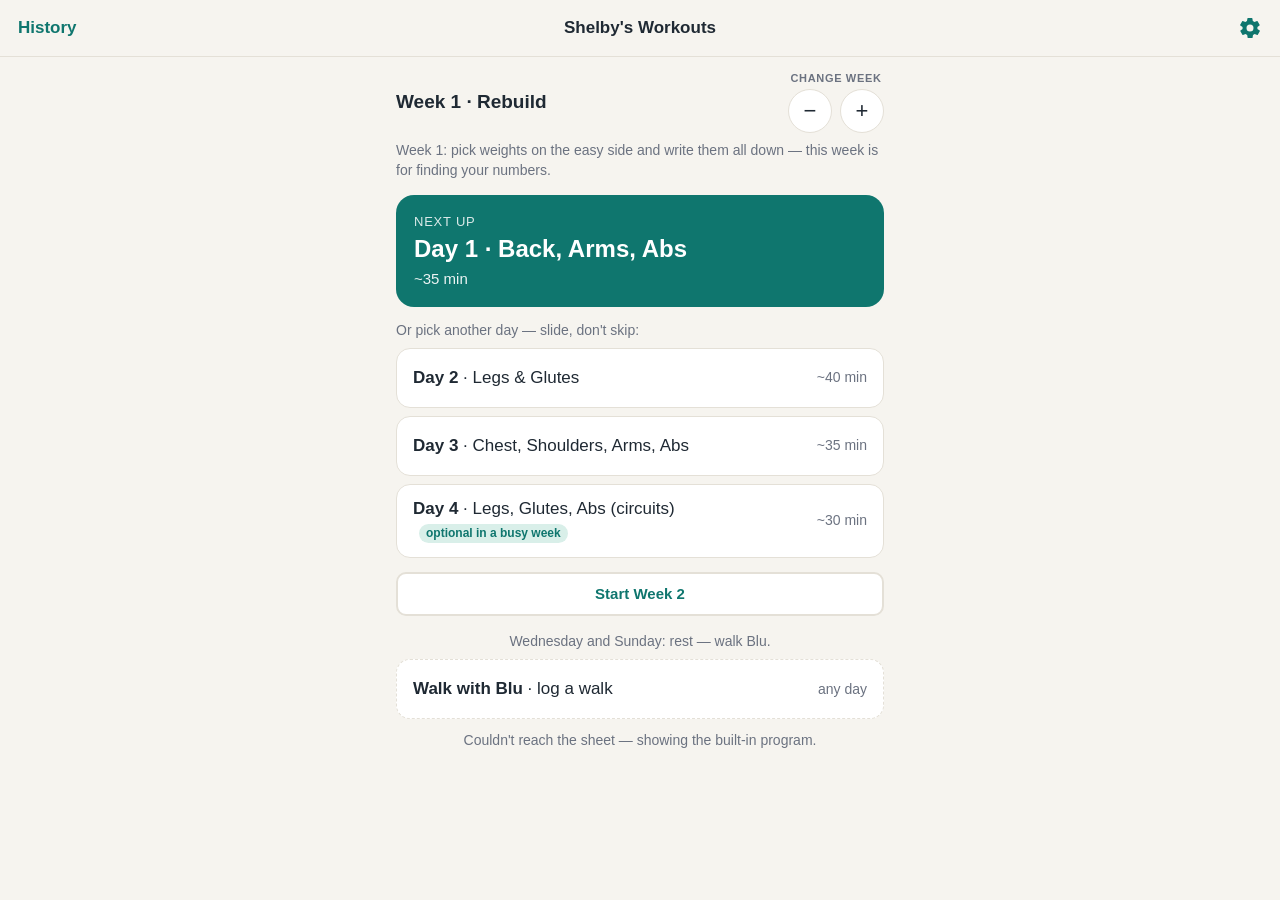
<file: index.html>
<!doctype html>
<html lang="en">
<head>
  <meta charset="utf-8">
  <meta name="viewport" content="width=device-width, initial-scale=1, maximum-scale=1, user-scalable=no, viewport-fit=cover">
  <title>Shelby's Workouts</title>
  <meta name="description" content="Shelby's workout tracker">
  <meta name="theme-color" content="#0f766e">
  <!-- iPhone: full-screen app from Add to Home Screen -->
  <meta name="apple-mobile-web-app-capable" content="yes">
  <meta name="mobile-web-app-capable" content="yes">
  <meta name="apple-mobile-web-app-status-bar-style" content="default">
  <meta name="apple-mobile-web-app-title" content="Workouts">
  <link rel="manifest" href="manifest.webmanifest">
  <link rel="apple-touch-icon" href="icons/apple-touch-icon.png">
  <link rel="icon" type="image/svg+xml" href="icons/icon.svg">
  <link rel="icon" type="image/png" sizes="192x192" href="icons/icon-192.png">
  <!-- Bump ?v= on both files when deploying a change, or Safari keeps the old copy for days -->
  <link rel="stylesheet" href="styles.css?v=17">
</head>
<body data-view="home">
  <header class="topbar">
    <div id="topbar-left" class="topbar-left"></div>
    <h1 id="topbar-title">Shelby's Workouts</h1>
    <div id="topbar-right" class="topbar-right"></div>
  </header>

  <main id="view">
    <p class="muted">Loading…</p>
  </main>

  <div id="toast" role="status" aria-live="polite"></div>
  <div id="sheet" hidden></div>   <!-- the swap picker, filled by app.js -->
  <div id="timer-modal" hidden></div>   <!-- the ⏱ clock for timed sets, stretches, cardio and rests, filled by app.js -->

  <noscript><p class="empty">This app needs JavaScript turned on.</p></noscript>
  <script type="module" src="app.js?v=17"></script>
</body>
</html>
</file>
<file: styles.css>
/* Shelby's Workouts — mobile-first styles. No framework, no fonts to download. */

:root {
  --bg: #f6f4ef;
  --card: #ffffff;
  --text: #1f2933;
  --muted: #6b7280;
  --line: #e4e0d7;
  --accent: #0f766e;
  --accent-ink: #ffffff;
  --accent-soft: #d9efe9;
  --done: #15803d;
  --done-soft: #dcfce7;                          /* "Done this week" cards */
  --done-ink: #14532d;
  --warn: #92400e;
  --warn-soft: #fef3c7;
  --pink: #db2777;                               /* the stretch block */
  --pink-soft: #fdf2f8;
  --pink-line: #f9a8d4;
  --pink-ink: #831843;
  --radius: 14px;
  --tap: 44px;                                   /* minimum tap target */
  --safe-top: env(safe-area-inset-top, 0px);
  --safe-bottom: env(safe-area-inset-bottom, 0px);
  --vv-shift: 0px;                               /* how far iOS has slid the visible area down inside the layout viewport (app.js pinBars) */
}

@media (prefers-color-scheme: dark) {
  :root {
    --bg: #111417;
    --card: #1b1f24;
    --text: #eef0f2;
    --muted: #9aa3ad;
    --line: #2b323a;
    --accent: #2dd4bf;
    --accent-ink: #06211e;
    --accent-soft: #123a35;
    --done: #4ade80;
    --done-soft: #10301f;
    --done-ink: #d1fae5;
    --warn: #fbbf24;
    --warn-soft: #3a2a08;
    --pink: #f472b6;
    --pink-soft: #2a1520;
    --pink-line: #5c2a44;
    --pink-ink: #fbcfe8;
  }
}

* { box-sizing: border-box; }
html { -webkit-text-size-adjust: 100%; touch-action: manipulation; }   /* no double-tap-to-zoom: fast taps on ✓ stay taps */
body, button, input, textarea, a { touch-action: manipulation; }
body {
  margin: 0;
  font-family: -apple-system, BlinkMacSystemFont, "Segoe UI", Roboto, Helvetica, Arial, sans-serif;
  font-size: 17px;
  line-height: 1.4;
  color: var(--text);
  background: var(--bg);
  overflow-x: hidden;
  -webkit-tap-highlight-color: transparent;
}
button, input { font: inherit; color: inherit; }
button { cursor: pointer; }
a { color: var(--accent); }
h2, h3 { line-height: 1.25; }

/* ---- top bar --------------------------------------------------------- */
.topbar {
  position: sticky;
  top: 0;
  z-index: 10;
  display: grid;
  grid-template-columns: 1fr auto 1fr;
  align-items: center;
  gap: 4px;
  min-height: calc(var(--safe-top) + 54px);
  padding: calc(var(--safe-top) + 6px) 8px 6px;
  background: var(--bg);
  border-bottom: 1px solid var(--line);
}
.topbar h1 {
  margin: 0;
  font-size: 17px;
  font-weight: 650;
  text-align: center;
  white-space: nowrap;
  overflow: hidden;
  text-overflow: ellipsis;
}
.topbar-left { justify-self: start; }
.topbar-right { justify-self: end; display: flex; gap: 2px; }
.topbar-gear { padding: 0 8px; }                /* the ⚙ on Home: an SVG the height of the title */
.topbar-gear .gear { display: block; width: 24px; height: 24px; }
.topbar-btn {
  display: inline-flex;
  align-items: center;
  min-height: var(--tap);
  min-width: var(--tap);
  padding: 0 10px;
  border: 0;
  border-radius: 10px;
  background: none;
  color: var(--accent);
  font-weight: 600;
  text-decoration: none;
  white-space: nowrap;
}

/* ---- page ------------------------------------------------------------ */
main {
  max-width: 520px;
  margin: 0 auto;
  padding: 14px 16px calc(var(--safe-bottom) + 28px);
}
body[data-view="workout"] main { padding-bottom: calc(var(--safe-bottom) + 120px); }

.muted { color: var(--muted); }
.small { font-size: 14px; }
.empty { color: var(--muted); text-align: center; padding: 32px 8px; }
.tag {
  display: inline-block;
  margin-left: 6px;
  padding: 1px 7px;
  border-radius: 999px;
  background: var(--accent-soft);
  color: var(--accent);
  font-size: 12px;
  font-weight: 600;
  vertical-align: middle;
}
.next-up .tag { background: rgba(255, 255, 255, 0.22); color: inherit; margin: 8px 0 0; }

/* ---- cards ----------------------------------------------------------- */
.card {
  background: var(--card);
  border: 1px solid var(--line);
  border-radius: var(--radius);
  padding: 14px 14px 10px;
  margin: 12px 0;
}
.card h3 { margin: 0 0 2px; font-size: 17px; }
.hint { margin: 0 0 6px; font-size: 13px; color: var(--muted); }

/* ---- home ------------------------------------------------------------ */
.week-row { display: flex; align-items: center; justify-content: space-between; gap: 12px; }
.week-label { font-size: 19px; font-weight: 650; }
.stepper-wrap { display: flex; flex-direction: column; align-items: center; gap: 3px; }
.stepper-label { font-size: 11px; font-weight: 600; letter-spacing: 0.06em; text-transform: uppercase; color: var(--muted); }
.stepper { display: flex; gap: 8px; }
.stepper button {
  width: var(--tap);
  height: var(--tap);
  border-radius: 50%;
  border: 1px solid var(--line);
  background: var(--card);
  font-size: 22px;
  line-height: 1;
}
.week-note { margin: 8px 0 0; font-size: 14px; color: var(--muted); }

.next-up {
  display: block;
  margin: 14px 0 10px;
  padding: 18px;
  border-radius: 18px;
  background: var(--accent);
  color: var(--accent-ink);
  text-decoration: none;
}
/* "Start Week n": the same card as a <button> once all four days are done, and a quiet button under the day list otherwise */
button.next-up { width: 100%; border: 0; font: inherit; text-align: left; cursor: pointer; }
.next-up .eyebrow, .next-up .meta { display: block; }
.start-week-row { margin: 14px 0 0; }
.start-week-row p { margin: 0 0 2px; }
.start-week-row .btn.ghost { margin-top: 0; min-height: var(--tap); color: var(--accent); }
.next-up .eyebrow { font-size: 13px; text-transform: uppercase; letter-spacing: 0.06em; opacity: 0.85; }
.next-up .big { display: block; margin: 4px 0; font-size: 24px; font-weight: 700; line-height: 1.2; }
.next-up .meta { font-size: 15px; opacity: 0.92; }

.day-btn {
  display: flex;
  align-items: center;
  justify-content: space-between;
  gap: 10px;
  width: 100%;
  min-height: 60px;
  margin: 8px 0;
  padding: 12px 16px;
  border: 1px solid var(--line);
  border-radius: var(--radius);
  background: var(--card);
  color: inherit;
  text-decoration: none;
  text-align: left;
}
.day-meta { font-size: 14px; color: var(--muted); white-space: nowrap; }
.rest-note { margin: 16px 0 0; font-size: 14px; color: var(--muted); text-align: center; }

/* ---- workout timer ----------------------------------------------------- */
.timer-card { padding: 12px 14px; margin: 12px 0 8px; }
.timer-row { display: flex; align-items: center; justify-content: space-between; gap: 12px; }
.timer-label { font-size: 12px; color: var(--muted); text-transform: uppercase; letter-spacing: 0.04em; }
.timer-time { font-size: 30px; font-weight: 700; line-height: 1.1; font-variant-numeric: tabular-nums; }
.timer-card.running .timer-time { color: var(--accent); }
.timer-card.paused .timer-time { color: var(--warn); }
.timer-card.stopped .timer-time { color: var(--done); }
.timer-actions { display: flex; align-items: center; gap: 6px; }
.timer-actions .btn.small { min-width: 96px; }
.btn.stop { border-color: var(--warn); color: var(--warn); }
.timer-hint { margin: 8px 0 0; font-size: 13px; color: var(--muted); }

/* ---- done this week: green, checked off, a little celebratory ------------ */
.done-week { margin-top: 22px; padding-top: 14px; border-top: 1px dashed var(--line); }
.done-head { display: flex; align-items: baseline; justify-content: space-between; gap: 10px; }
.done-head h3 { margin: 0; font-size: 17px; color: var(--done); }
.done-count {
  font-size: 13px; font-weight: 700; color: var(--done);
  background: var(--done-soft); padding: 2px 10px; border-radius: 999px; white-space: nowrap;
}
.done-cheer { margin: 4px 0 8px; font-size: 14px; color: var(--muted); }
.day-btn.day-done {
  justify-content: flex-start; gap: 12px;
  background: var(--done-soft); border-color: transparent; color: var(--done-ink);
}
.done-badge {
  flex: 0 0 auto; width: 30px; height: 30px; border-radius: 50%;
  display: inline-flex; align-items: center; justify-content: center;
  background: var(--done); color: #fff; font-size: 16px; font-weight: 800;
  box-shadow: 0 0 0 4px rgba(21, 128, 61, 0.2);                       /* older Safari */
  box-shadow: 0 0 0 4px color-mix(in srgb, var(--done) 22%, transparent);
}
.done-text { min-width: 0; line-height: 1.3; }
.done-meta { font-size: 13px; opacity: 0.8; }
.sync-line { margin: 12px 0 0; font-size: 14px; color: var(--muted); text-align: center; }
.sync-line.warn { color: var(--warn); }
.link { border: 0; background: none; color: var(--accent); font-weight: 600; min-height: var(--tap); padding: 0 8px; }

.suggest {
  display: flex;
  flex-wrap: wrap;
  align-items: center;
  gap: 10px;
  margin: 12px 0;
  padding: 12px 14px;
  border-radius: var(--radius);
  background: var(--accent-soft);
  color: var(--text);
  font-size: 15px;
}
.suggest-actions { display: flex; gap: 8px; margin-left: auto; }
.suggest-actions .btn { white-space: nowrap; }
.suggest.recover { background: var(--warn-soft); }        /* "You logged 9 sets on Day 1 but didn't finish it" */

/* ---- the card after Finish: minutes, sets, weights that went up ------------- */
.summary {
  margin: 12px 0;
  padding: 14px 14px 12px;
  border-radius: var(--radius);
  background: var(--done-soft);
  color: var(--done-ink);
}
.summary-head { display: flex; align-items: flex-start; justify-content: space-between; gap: 8px; }
.summary h3 { margin: 0; font-size: 18px; color: var(--done); }
.summary-close {
  flex: 0 0 auto; width: var(--tap); height: var(--tap); margin: -10px -12px -10px 0;
  border: 0; background: none; color: var(--done-ink); font-size: 16px; opacity: 0.7;
}
.summary-meta { margin: 4px 0 0; font-size: 15px; font-weight: 600; }
.summary-ups { margin: 6px 0 0; font-size: 14px; line-height: 1.4; }
.summary-ups.muted { color: var(--done-ink); opacity: 0.75; }

/* ---- workout --------------------------------------------------------- */
.day-title { margin: 4px 0 2px; font-size: 24px; }
.day-sub { margin: 0 0 10px; font-size: 14px; color: var(--muted); }
details.banner {
  margin: 10px 0;
  padding: 10px 14px;
  border-radius: var(--radius);
  background: var(--accent-soft);
  font-size: 14px;
}
details.banner summary { font-weight: 600; cursor: pointer; min-height: 28px; }
details.banner p { margin: 8px 0 2px; }
.cooldown { margin: 16px 0 0; font-size: 14px; color: var(--muted); text-align: center; }

.exercise { padding: 10px 0 4px; border-top: 1px solid var(--line); }
.exercise:first-of-type { border-top: 0; }
/* Name line: the name with "▶ how to" flowing after its last word, then the "n of m" badge and the
   fold button pinned to the right. Folding hides .ex-body (links, last time, the set rows). */
.ex-head { display: flex; align-items: center; gap: 6px; line-height: 1.35; }
.ex-title { flex: 1 1 auto; min-width: 0; }
.ex-name { font-weight: 600; }
.ex-badge {
  flex: 0 0 auto; font-size: 12px; font-weight: 700; color: var(--muted);
  padding: 2px 8px; border-radius: 999px; background: var(--bg); white-space: nowrap;
}
.ex-badge.all { color: var(--done-ink); background: var(--done-soft); }
.ex-toggle {
  flex: 0 0 auto; width: var(--tap); height: var(--tap); margin: -6px -10px -6px 0;
  border: 0; background: none; color: var(--muted); display: inline-flex; align-items: center; justify-content: center;
}
.ex-chev { display: inline-block; font-size: 24px; line-height: 1; transform: rotate(90deg); transition: transform 0.15s; }
.exercise.is-collapsed .ex-chev { transform: rotate(0deg); }
.exercise.is-collapsed .ex-body { display: none; }
.exercise.is-collapsed { padding-bottom: 10px; }
.ex-target { font-size: 14px; color: var(--muted); white-space: nowrap; }
.ex-history, .ex-video { font-size: 13px; margin-left: 6px; padding: 14px 6px; white-space: nowrap; }   /* padding = a 44px tall tap target without changing the line */
.ex-video { font-weight: 600; }
/* "history · swap · ☆ favorite" under the name: three columns, so history is flush left, swap is
   centred on the row and favorite is flush right, whichever of the three are present. */
.ex-sub { display: grid; grid-template-columns: 1fr auto 1fr; align-items: center; font-size: 13px; line-height: 1.2; }
.ex-sub .ex-history { grid-column: 1; justify-self: start; margin-left: 0; padding-left: 0; }
.ex-sub .ex-swap { grid-column: 2; justify-self: center; margin: 0; }
.ex-sub .ex-fav { grid-column: 3; justify-self: end; margin: 0; padding-right: 0; }
.ex-link, .ex-fav {                                        /* link-styled buttons on the history line */
  border: 0; background: none; font: inherit; font-size: 13px; font-weight: 600;
  color: var(--accent); padding: 14px 6px; margin-left: 4px; white-space: nowrap;
}
.ex-fav[aria-pressed="true"] { color: var(--warn); }
.ex-link.inline { padding: 8px 4px; margin: 0; }
.ex-swapped { font-size: 13px; color: var(--muted); padding-left: 8px; }

/* ---- swap picker (bottom sheet) ------------------------------------------ */
#sheet { position: fixed; inset: 0; z-index: 40; }
#sheet[hidden] { display: none; }
.sheet-backdrop { position: absolute; inset: 0; border: 0; padding: 0; background: rgba(0, 0, 0, 0.45); }
.sheet {
  position: absolute; left: 0; right: 0; bottom: 0;
  max-height: 84vh; display: flex; flex-direction: column;
  padding: 14px 16px calc(var(--safe-bottom) + 12px);
  background: var(--card); border-radius: 18px 18px 0 0;
  box-shadow: 0 -8px 30px rgba(0, 0, 0, 0.25);
}
.sheet h3 { margin: 0 0 2px; }
.sheet h4 { margin: 12px 0 2px; font-size: 12px; color: var(--muted); text-transform: uppercase; letter-spacing: 0.04em; }
.sheet-body { flex: 1 1 auto; min-height: 0; overflow-y: auto; -webkit-overflow-scrolling: touch; }
.pick-row { display: flex; align-items: center; gap: 4px; border-top: 1px solid var(--line); }
.pick-row:first-of-type, h4 + .pick-row { border-top: 0; }
.pick {
  flex: 1 1 auto; min-width: 0; min-height: 52px; padding: 6px 4px;
  display: flex; flex-direction: column; align-items: flex-start; justify-content: center; gap: 2px;
  border: 0; background: none; font: inherit; color: var(--text); text-align: left;
}
.pick-name { font-weight: 600; font-size: 16px; }
.pick-meta { font-size: 13px; color: var(--muted); }
.pick-row .ex-video { margin: 0; padding: 14px 8px; }
.sheet-actions { display: grid; gap: 8px; padding-top: 10px; }
.sheet-actions .btn { margin: 0; }
body.sheet-open { overflow: hidden; }
.set-row.set-head { min-height: 0; padding: 2px 0 0; }   /* the rep target over the reps column */
.set-head .ex-target { justify-self: center; font-size: 13px; }   /* centred on the reps column even when wider than it */
.head-unit { visibility: hidden; }                        /* keeps the header's columns the same width as the set rows */
.ex-last { font-size: 13px; color: var(--muted); }
.ex-note { font-size: 13px; color: var(--muted); font-style: italic; }
.ex-nudge {
  display: inline-block;
  margin: 4px 0;
  padding: 4px 9px;
  border-radius: 8px;
  background: var(--warn-soft);
  color: var(--warn);
  font-size: 13px;
}

.set-row {
  display: grid;
  grid-template-columns: 50px minmax(0, 1fr) auto minmax(0, 1fr) auto var(--tap);
  align-items: center;
  gap: 6px;
  min-height: 52px;
  padding: 3px 0;
}
.set-label { font-size: 14px; color: var(--muted); }
.unit { font-size: 13px; color: var(--muted); min-width: 16px; }
.in {
  width: 100%;
  min-height: var(--tap);
  padding: 0 8px;
  border: 1px solid var(--line);
  border-radius: 10px;
  background: var(--bg);
  font-size: 18px;              /* 16px+ stops iOS from zooming into the field */
  text-align: center;
}
.in:focus { outline: 2px solid var(--accent); outline-offset: -1px; }
.in.in-hint { color: var(--muted); }                      /* last time's number, faint until she edits it or ticks the set */
.in::placeholder { color: var(--muted); opacity: 0.8; }    /* the day-one hint: "15–20", "pin" */
.in-bw {
  display: inline-flex;
  align-items: center;
  justify-content: center;
  color: var(--muted);
  border-style: dashed;
  background: transparent;
}
.done {
  width: var(--tap);
  height: var(--tap);
  border: 2px solid var(--line);
  border-radius: 12px;
  background: var(--card);
  color: transparent;
  font-size: 20px;
  font-weight: 700;
  transition: background 0.12s, border-color 0.12s;
}
.done[aria-pressed="true"] { background: var(--done); border-color: var(--done); color: #fff; }
.set-row.is-done .in { opacity: 0.7; }

.check-line { display: flex; align-items: center; gap: 12px; min-height: 52px; }
.check-text { display: flex; flex-direction: column; flex: 1 1 auto; min-width: 0; }
.check-text .ex-target { white-space: normal; }
.check-tools { display: flex; align-items: center; gap: 6px; flex-wrap: wrap; font-size: 13px; }
.check-tools .ex-link.inline { padding: 8px 0; margin: 0; }
.check-tools .ex-swapped { padding-left: 0; }
.check-secs { color: var(--done); font-weight: 600; }

/* ---- the ⏱ buttons: in a timed set row, on a stretch line, on a cardio line ---------- */
.line-timer {
  flex: 0 0 auto; width: var(--tap); height: var(--tap);
  border: 1px solid var(--line); border-radius: 12px;
  background: var(--bg); color: var(--accent); font-size: 20px; line-height: 1;
}
.check-line .line-timer { margin-left: auto; }
/* a block hint that names a rest ("A then B, rest 45–60 sec"): the hint, then a ⏱ at the right end of the line */
.hint-row { display: flex; align-items: center; justify-content: space-between; gap: 12px; margin: 0 0 6px; }
.hint-row .hint { margin: 0; }
.in-timer {                                    /* "⏱ Start" where the weight box would be */
  display: inline-flex; align-items: center; justify-content: center; gap: 4px;
  border-style: dashed; background: transparent; color: var(--accent); font-size: 15px; font-weight: 600;
}
.set-row.is-done .in-timer { opacity: 0.7; }
.set-label-timer {                             /* a timed set that also logs a weight: the label is the button */
  border: 0; background: none; padding: 0; min-height: var(--tap);
  color: var(--accent); font-weight: 700; font-size: 14px; text-align: left;
}

/* ---- the stretch block: pink, so it reads as its own thing after the lifting ------------ */
.block-stretch { background: var(--pink-soft); border-color: var(--pink-line); }
.block-stretch h3 { color: var(--pink); }
.block-stretch .hint { color: var(--pink-ink); opacity: 0.85; }
.block-stretch .exercise { border-top-color: var(--pink-line); }
.block-stretch .ex-target, .block-stretch .ex-note, .block-stretch .ex-swapped { color: var(--pink-ink); opacity: 0.8; }
.block-stretch .ex-video, .block-stretch .ex-link, .block-stretch a { color: var(--pink); }
.block-stretch .line-timer { background: var(--card); border-color: var(--pink-line); color: var(--pink); }
.block-stretch .done { border-color: var(--pink-line); }
.block-stretch .done[aria-pressed="true"] { background: var(--pink); border-color: var(--pink); }
.block-stretch .check-secs { color: var(--pink); }

/* ---- cardio line: machine, minutes · miles · kcal ---------------------------- */
.cardio-line { padding: 10px 0 8px; }
.cardio-head { display: grid; grid-template-columns: minmax(0, 1fr) var(--tap) var(--tap); gap: 8px; align-items: center; }
.in-select {
  text-align: left; font-size: 16px; font-weight: 600; padding-right: 34px;
  appearance: none; -webkit-appearance: none;
  background-image: url("data:image/svg+xml;utf8,<svg xmlns='http://www.w3.org/2000/svg' width='14' height='9' viewBox='0 0 14 9'><path d='M1 1l6 6 6-6' fill='none' stroke='%236b7280' stroke-width='2'/></svg>");
  background-repeat: no-repeat; background-position: right 12px center;
}
.cardio-name { font-size: 17px; }
.cardio-sub { margin: 6px 0 8px; font-size: 13px; color: var(--muted); }
.cardio-sub .ex-history.inline { margin: 0; padding: 0; }
.cardio-fields { display: grid; grid-template-columns: repeat(3, minmax(0, 1fr)); gap: 8px; }
.cardio-field { display: flex; align-items: center; gap: 4px; min-width: 0; }
.cardio-field .in { font-size: 17px; padding: 0 6px; }
.cardio-line.is-done .in { opacity: 0.7; }
.walk-btn { border-style: dashed; }
/* "+ Add cardio" under the warm-up line: each extra line logs as set 2, 3, … of the machine picked */
.cardio-line.cardio-extra { border-top: 1px dashed var(--line); }
.cardio-sub .ex-link.inline { padding: 8px 0; margin: 0; font-size: 13px; }
.btn.ghost.add-cardio { margin: 8px 0 4px; border-style: dashed; color: var(--accent); }
.day-done .done-date { margin-left: auto; flex: 0 0 auto; font-size: 14px; font-weight: 700; white-space: nowrap; }

/* ---- the ⏱ clock: full screen, one big number, one big End button ---------------- */
#timer-modal {
  position: fixed; inset: 0; z-index: 60;
  display: flex; align-items: center; justify-content: center;
  padding: calc(var(--safe-top) + 24px) 20px calc(var(--safe-bottom) + 24px);
  background: var(--bg);
}
#timer-modal[hidden] { display: none; }
.tm { width: 100%; max-width: 420px; text-align: center; }
.tm-name { font-size: 24px; font-weight: 700; line-height: 1.2; }
.tm-sub { margin-top: 4px; font-size: 16px; color: var(--muted); }
.tm-clock {
  margin: 28px 0 6px; font-size: 92px; font-weight: 800; line-height: 1; letter-spacing: -0.02em;
  font-variant-numeric: tabular-nums; color: var(--accent);
}
.tm-clock.hit { color: var(--done); }
.tm-target { min-height: 22px; margin-bottom: 28px; font-size: 16px; color: var(--muted); }
.tm-end { width: 100%; min-height: 76px; font-size: 26px; border-radius: 20px; }
.tm-cancel { margin-top: 12px; }
body.timer-open { overflow: hidden; }

/* ---- iOS keyboard: keep the bars on the screen edges --------------------------------------
   The top bar (sticky) and the Finish bar (fixed) hang off the layout viewport. With the keyboard
   up, iOS slides the visible area down inside that viewport instead of scrolling the page, and
   iOS 26/27 in a home-screen app sometimes leaves it slid after the keyboard is gone: the top bar
   is then off the top and the Finish bar floats mid-screen, moving as she scrolls. app.js measures
   the slide (visualViewport.offsetTop) into --vv-shift; moving everything screen-anchored by it
   puts it back on the real edges. The toast carries the same shift in its own transforms below. */
.topbar, .savebar, #sheet, #timer-modal { transform: translateY(var(--vv-shift)); }

.savebar {
  position: fixed;
  left: 0;
  right: 0;
  bottom: 0;
  z-index: 20;
  padding: 8px 16px calc(var(--safe-bottom) + 10px);
  background: var(--card);
  border-top: 1px solid var(--line);
}
.savebar-inner { max-width: 520px; margin: 0 auto; }
.save-status { min-height: 18px; margin-bottom: 8px; font-size: 14px; color: var(--muted); text-align: center; }
.savebar .btn.finish { width: 100%; }
/* every set ticked: the status line asks, the button glows */
.savebar.all-done .save-status { color: var(--done); font-weight: 600; }
.savebar.all-done .btn.finish { animation: finish-glow 1.4s ease-in-out 3; }
@keyframes finish-glow {
  0%, 100% { box-shadow: 0 0 0 0 transparent; }
  50% { box-shadow: 0 0 0 6px var(--accent-soft); }
}

/* ---- buttons --------------------------------------------------------- */
.btn {
  min-height: 52px;
  padding: 0 14px;
  border: 2px solid var(--accent);
  border-radius: var(--radius);
  background: var(--card);
  color: var(--accent);
  font-size: 17px;
  font-weight: 700;
}
.btn.primary { background: var(--accent); color: var(--accent-ink); }
.btn.secondary { background: transparent; }
.btn.ghost { border-color: var(--line); color: var(--text); font-weight: 600; width: 100%; margin-top: 6px; }
.btn.small { min-height: 40px; padding: 0 12px; font-size: 15px; border-radius: 10px; }
.btn:disabled { opacity: 0.5; cursor: default; }

/* ---- history / lists ------------------------------------------------- */
.list { display: flex; flex-direction: column; gap: 8px; }
.row {
  display: flex;
  align-items: center;
  justify-content: space-between;
  gap: 10px;
  min-height: 60px;
  padding: 10px 14px;
  border: 1px solid var(--line);
  border-radius: var(--radius);
  background: var(--card);
  color: inherit;
  text-decoration: none;
}
.chev { color: var(--muted); font-size: 22px; }
.set-line {
  display: flex;
  justify-content: space-between;
  align-items: center;
  gap: 10px;
  min-height: 40px;
  padding: 4px 0;
  border-top: 1px solid var(--line);
  font-size: 15px;
}
.set-line:first-of-type { border-top: 0; }
/* "Fix a number" on a session: the same rows as the workout, a hint above and Save / Cancel below */
.fix-btn { margin-top: 12px; }
.edit-hint { margin: 0 0 10px; font-size: 14px; color: var(--muted); }
.edit-cardio { padding: 8px 0 4px; }
.edit-cardio .set-label { display: block; margin-bottom: 4px; }
.edit-actions { display: grid; gap: 4px; margin-top: 14px; }
.set-line .tick { color: var(--done); font-weight: 700; min-width: 18px; text-align: right; }

/* ---- settings -------------------------------------------------------- */
.settings .card p { margin: 4px 0 8px; font-size: 15px; }

/* ---- toast ----------------------------------------------------------- */
#toast {
  position: fixed;
  left: 50%;
  bottom: calc(var(--safe-bottom) + 24px);
  z-index: 30;
  max-width: calc(100% - 32px);
  padding: 10px 16px;
  border-radius: 12px;
  background: var(--text);
  color: var(--bg);
  font-size: 15px;
  text-align: center;
  opacity: 0;
  pointer-events: none;
  transform: translateX(-50%) translateY(calc(var(--vv-shift) + 16px));
  transition: opacity 0.2s, transform 0.2s;
}
#toast.show { opacity: 1; transform: translateX(-50%) translateY(var(--vv-shift)); }
body[data-view="workout"] #toast { bottom: calc(var(--safe-bottom) + 104px); }

/* ---- notes ----------------------------------------------------------- */
.notes-card { padding-bottom: 14px; }
.notes {
  display: block;
  width: 100%;
  min-height: 88px;
  margin-top: 6px;
  padding: 10px 12px;
  border: 1px solid var(--line);
  border-radius: 10px;
  background: var(--bg);
  color: var(--text);
  font: inherit;
  font-size: 16px;              /* 16px+ stops iOS from zooming into the field */
  line-height: 1.4;
  resize: vertical;
}
.notes:focus { outline: 2px solid var(--accent); outline-offset: -1px; }
.note-preview { color: var(--text); font-style: italic; }
.session-note {
  margin: 0 0 12px;
  padding: 10px 14px;
  border-left: 3px solid var(--accent);
  border-radius: 0 10px 10px 0;
  background: var(--card);
  font-style: italic;
  white-space: pre-wrap;
}
</file>
